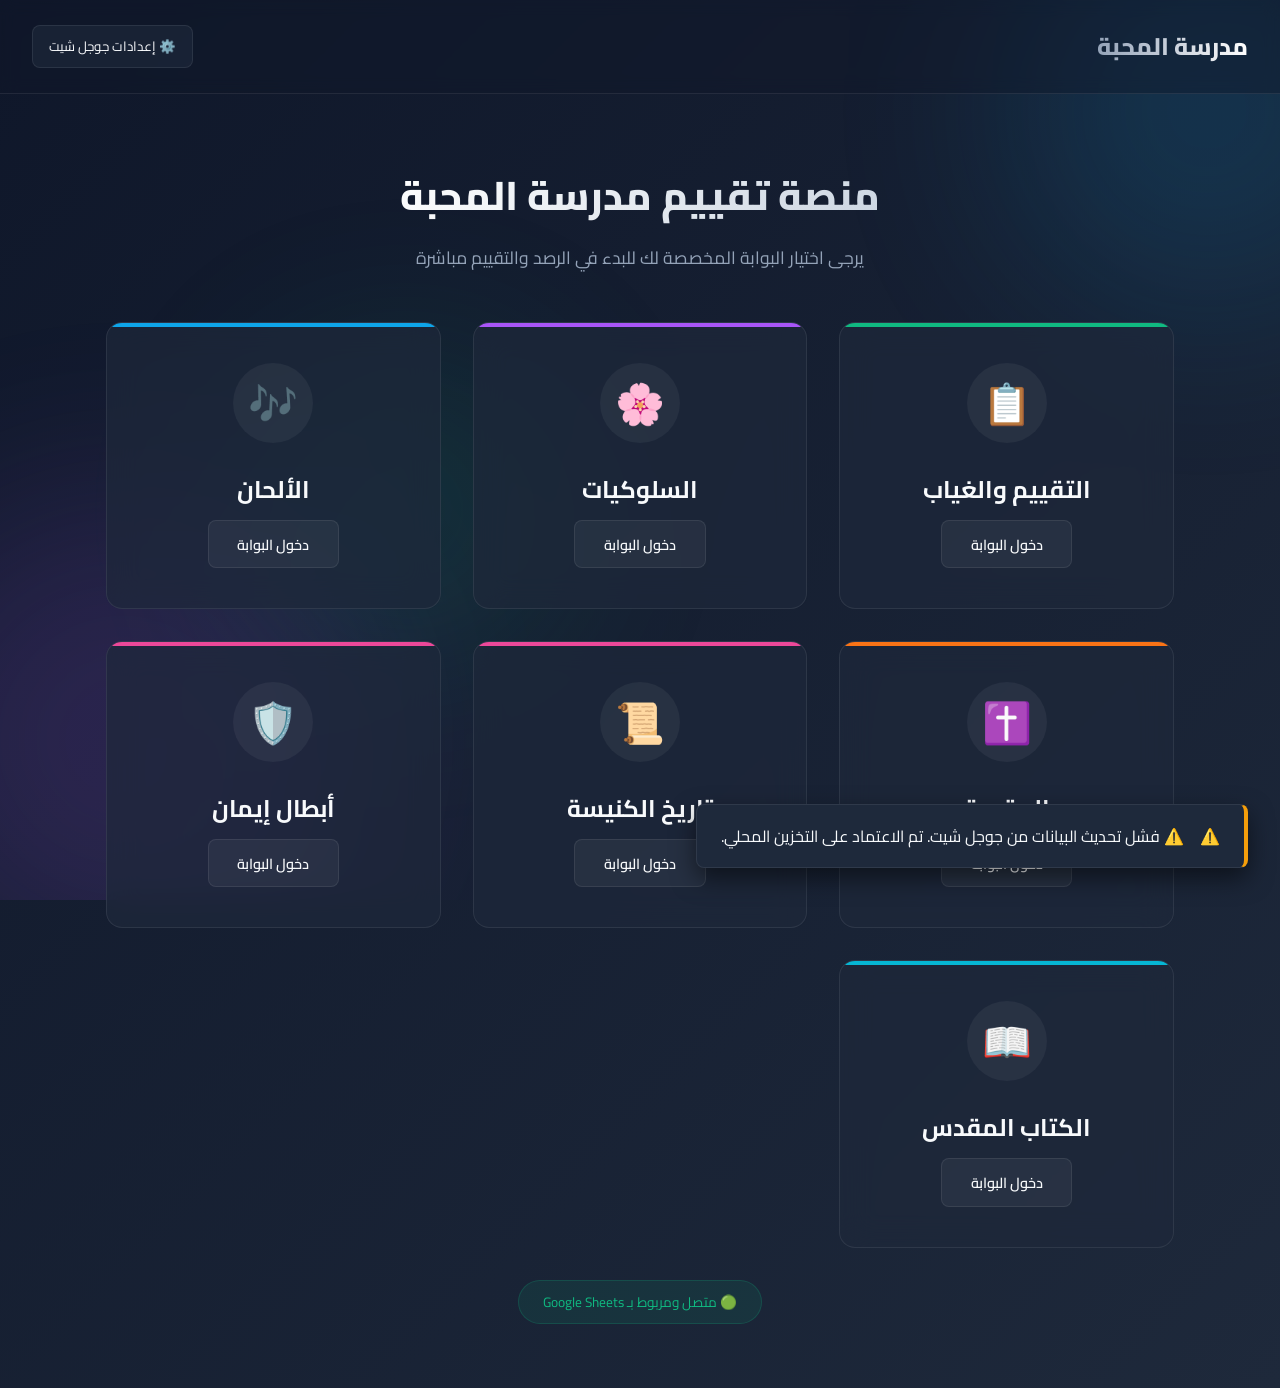
<file: مدرسة المحبة/index.html>
<!DOCTYPE html>
<html lang="ar" dir="rtl">
<head>
  <meta charset="UTF-8">
  <meta name="viewport" content="width=device-width, initial-scale=1.0">
  <title>موقع مدرسة المحبة - نظام التقييم والدرجات</title>
  <link rel="stylesheet" href="styles.css">
</head>
<body>

  <!-- الديكورات الخلفية -->
  <div class="bg-decorations">
    <div class="circle circle-1"></div>
    <div class="circle circle-2"></div>
    <div class="circle circle-3"></div>
  </div>

  <!-- الهيدر العام -->
  <header>
    <div class="school-logo">
      <span>مدرسة المحبة</span>
    </div>
    <button class="settings-btn" id="open-settings-btn" onclick="openSettingsModal()">
      ⚙️ إعدادات جوجل شيت
    </button>
  </header>

  <!-- ==================== شاشة البوابات الرئيسية ==================== -->
  <main class="page active" id="portal-page">
    <div class="portal-container">
      <div class="portal-title">
        <h1>منصة تقييم مدرسة المحبة</h1>
        <p>يرجى اختيار البوابة المخصصة لك للبدء في الرصد والتقييم مباشرة</p>
      </div>

      <div class="portal-cards">
        <!-- كارت التقييم والغياب -->
        <div class="portal-card fawzi" onclick="promptPassword('fawzi', 'بوابة التقييم والغياب والأسماء')">
          <div class="portal-icon">📋</div>
          <h2>التقييم والغياب</h2>
          <button class="enter-btn">دخول البوابة</button>
        </div>

        <!-- كارت السلوكيات -->
        <div class="portal-card eriny" onclick="promptPassword('eriny', 'بوابة السلوكيات')">
          <div class="portal-icon">🌸</div>
          <h2>السلوكيات</h2>
          <button class="enter-btn">دخول البوابة</button>
        </div>

        <!-- كارت الألحان -->
        <div class="portal-card mina" onclick="promptPassword('mina', 'بوابة الألحان')">
          <div class="portal-icon">🎶</div>
          <h2>الألحان</h2>
          <button class="enter-btn">دخول البوابة</button>
        </div>

        <!-- كارت العقيدة -->
        <div class="portal-card fadi" onclick="promptPassword('fadi', 'بوابة العقيدة')">
          <div class="portal-icon">✝️</div>
          <h2>العقيدة</h2>
          <button class="enter-btn">دخول البوابة</button>
        </div>

        <!-- كارت تاريخ الكنيسة -->
        <div class="portal-card mary" onclick="promptPassword('mary_history', 'بوابة تاريخ الكنيسة')">
          <div class="portal-icon">📜</div>
          <h2>تاريخ الكنيسة</h2>
          <button class="enter-btn">دخول البوابة</button>
        </div>

        <!-- كارت أبطال إيمان -->
        <div class="portal-card mary" onclick="promptPassword('mary_heroes', 'بوابة أبطال إيمان')">
          <div class="portal-icon">🛡️</div>
          <h2>أبطال إيمان</h2>
          <button class="enter-btn">دخول البوابة</button>
        </div>

        <!-- كارت الكتاب المقدس -->
        <div class="portal-card sally" onclick="promptPassword('sally', 'بوابة الكتاب المقدس')">
          <div class="portal-icon">📖</div>
          <h2>الكتاب المقدس</h2>
          <button class="enter-btn">دخول البوابة</button>
        </div>
      </div>

      <div class="status-indicator" id="sync-status">
        ⚠️ وضع التشغيل الحالي: التخزين المحلي المؤقت (غير مرتبط بجوجل شيت)
      </div>
    </div>
  </main>

  <!-- ==================== واجهة فوزي (التقييم) ==================== -->
  <main class="page" id="fawzi-page">
    <div class="dashboard-wrapper">
      <div class="dash-header">
        <div class="dash-title">
          <h2>التقييم والغياب</h2>
          <span class="dash-badge fawzi-badge">التقييم العام والأسماء</span>
        </div>
        <button class="back-home-btn" onclick="logout()">خروج ↩</button>
      </div>

      <!-- تابات التنقل الداخلي -->
      <nav class="tab-navigation">
        <button class="tab-btn active" onclick="switchFawziTab('students-team1-tab', this)">إدارة الفريق الأول</button>
        <button class="tab-btn" onclick="switchFawziTab('students-team2-tab', this)">إدارة الفريق الثاني</button>
        <button class="tab-btn" onclick="switchFawziTab('attendance-team1-tab', this)">حضور الفريق الأول</button>
        <button class="tab-btn" onclick="switchFawziTab('attendance-team2-tab', this)">حضور الفريق الثاني</button>
        <button class="tab-btn" onclick="switchFawziTab('bonus-team1-tab', this)">بونص الفريق الأول</button>
        <button class="tab-btn" onclick="switchFawziTab('bonus-team2-tab', this)">بونص الفريق الثاني</button>
        <button class="tab-btn" onclick="switchFawziTab('unspecified-tab', this)">طلاب غير محددين</button>
        <button class="tab-btn" onclick="switchFawziTab('grades-tab', this)">جدول درجات المواد</button>
      </nav>

      <!-- تاب إدارة الفريق الأول -->
      <section class="tab-content active" id="students-team1-tab">
        <div class="guide-box">
          <h4>💡 إرشادات إدارة طلاب الفريق الأول:</h4>
          <p>يمكنك إضافة الطلاب للفريق الأول بشكل مستقل، وتعديل أو حذف أي طالب من القائمة.</p>
        </div>

        <!-- طلاب الفريق الأول -->
        <div class="action-row" style="margin-top: 1.5rem; margin-bottom: 1rem; justify-content: space-between; align-items: center; border-right: 4px solid var(--primary-mina); padding-right: 0.5rem;">
          <h3 style="font-weight: 700; color: var(--primary-mina);">طلاب الفريق الأول</h3>
          <button class="btn-submit-action" onclick="openAddStudentModal('الفريق الأول')" style="background-color: var(--primary-mina); color: var(--text-dark);">
            ➕ إضافة طالب للفريق الأول
          </button>
        </div>
        <div class="input-group" style="margin-bottom: 1rem;">
          <label>بحث بالاسم في الفريق الأول</label>
          <input type="text" class="input-field" id="search-student-team1" placeholder="اكتب اسم الطالب للبحث..." oninput="filterTeamStudents(1)">
        </div>
        <div class="table-container" style="margin-bottom: 2rem;">
          <table>
            <thead>
              <tr>
                <th>اسم الطالب</th>
                <th>الفريق</th>
                <th>الدور في الفريق</th>
                <th>الإجراءات</th>
              </tr>
            </thead>
            <tbody id="students-team1-table-body">
              <!-- طلاب الفريق الأول -->
            </tbody>
          </table>
        </div>
      </section>

      <!-- تاب إدارة الفريق الثاني -->
      <section class="tab-content" id="students-team2-tab">
        <div class="guide-box">
          <h4>💡 إرشادات إدارة طلاب الفريق الثاني:</h4>
          <p>يمكنك إضافة الطلاب للفريق الثاني بشكل مستقل، وتعديل أو حذف أي طالب من القائمة.</p>
        </div>

        <!-- طلاب الفريق الثاني -->
        <div class="action-row" style="margin-top: 2rem; margin-bottom: 1rem; justify-content: space-between; align-items: center; border-right: 4px solid var(--primary-eriny); padding-right: 0.5rem;">
          <h3 style="font-weight: 700; color: var(--primary-eriny);">طلاب الفريق الثاني</h3>
          <button class="btn-submit-action" onclick="openAddStudentModal('الفريق الثاني')" style="background-color: var(--primary-eriny); color: var(--text-dark);">
            ➕ إضافة طالب للفريق الثاني
          </button>
        </div>
        <div class="input-group" style="margin-bottom: 1rem;">
          <label>بحث بالاسم في الفريق الثاني</label>
          <input type="text" class="input-field" id="search-student-team2" placeholder="اكتب اسم الطالب للبحث..." oninput="filterTeamStudents(2)">
        </div>
        <div class="table-container" style="margin-bottom: 2rem;">
          <table>
            <thead>
              <tr>
                <th>اسم الطالب</th>
                <th>الفريق</th>
                <th>الدور في الفريق</th>
                <th>الإجراءات</th>
              </tr>
            </thead>
            <tbody id="students-team2-table-body">
              <!-- طلاب الفريق الثاني -->
            </tbody>
          </table>
        </div>
      </section>

      <!-- حضور وغياب الفريق الأول -->
      <section class="tab-content" id="attendance-team1-tab">
        <div class="guide-box">
          <h4>💡 إرشادات تسجيل حضور الفريق الأول:</h4>
          <p>اختر تاريخ اليوم، والمادة المراد رصد غيابها. بعد ذلك قم برصد حضور طلاب الفريق الأول ثم احفظ السجل.</p>
        </div>

        <div class="form-row" style="max-width: 600px; margin-bottom: 1.5rem;">
          <div class="input-group">
            <label>تاريخ اليوم</label>
            <input type="date" class="input-field" id="attendance-date-team1">
          </div>
          <div class="input-group">
            <label>المادة المراد رصد غيابها</label>
            <select class="input-field" id="attendance-subject-team1">
              <option value="كتاب مقدس">كتاب مقدس</option>
              <option value="تاريخ كنيسة">تاريخ كنيسة</option>
              <option value="ألحان">ألحان</option>
              <option value="أبطال إيمان">أبطال إيمان</option>
              <option value="سلوكيات">سلوكيات</option>
              <option value="عقيدة">عقيدة</option>
            </select>
          </div>
        </div>

        <div class="team-attendance-section" style="background: rgba(15, 23, 42, 0.2); padding: 1.5rem; border-radius: var(--radius-md); border: 1px solid var(--card-border);">
          <h3 class="team-title" style="color: var(--primary-mina); font-weight: 700; border-right: 4px solid var(--primary-mina); padding-right: 0.5rem;">حضور وغياب الفريق الأول</h3>
          <div class="table-container" style="margin-top: 1rem; margin-bottom: 1rem;">
            <table>
              <thead>
                <tr>
                  <th>اسم الطالب</th>
                  <th style="text-align: center; width: 120px;">الحضور الحالي</th>
                  <th style="text-align: center; width: 120px;">البونص الحالي</th>
                  <th>رصد حالة الحضور</th>
                </tr>
              </thead>
              <tbody id="attendance-team1-table-body">
                <!-- طلاب الفريق الأول -->
              </tbody>
            </table>
          </div>
          
          <!-- ملخص إحصائيات الفريق الأول -->
          <div class="team-summary-bar" id="team1-attendance-summary">
            <div>👥 طلاب الفريق الأول: <span id="team1-student-count">0</span></div>
            <div>✅ الحاضرين الآن: <span id="team1-present-count">0</span></div>
            <div>🎁 بونص ممنوح الآن: <span id="team1-bonus-count">0</span></div>
          </div>
          <div class="team-cumulative-summary" id="team1-cumulative-summary">
            <div>📊 إجمالي الحضور التراكمي: <span id="team1-cum-attendance">0</span></div>
            <div>🏆 إجمالي البونص التراكمي: <span id="team1-cum-bonus">0</span></div>
          </div>

          <button class="btn-submit-action" onclick="saveTeamAttendance('الفريق الأول')" style="background-color: var(--primary-mina); color: var(--text-dark); width: 100%; justify-content: center;">
            💾 حفظ حضور وغياب الفريق الأول
          </button>
        </div>
      </section>

      <!-- حضور وغياب الفريق الثاني -->
      <section class="tab-content" id="attendance-team2-tab">
        <div class="guide-box">
          <h4>💡 إرشادات تسجيل حضور الفريق الثاني:</h4>
          <p>اختر تاريخ اليوم، والمادة المراد رصد غيابها. بعد ذلك قم برصد حضور طلاب الفريق الثاني ثم احفظ السجل.</p>
        </div>

        <div class="form-row" style="max-width: 600px; margin-bottom: 1.5rem;">
          <div class="input-group">
            <label>تاريخ اليوم</label>
            <input type="date" class="input-field" id="attendance-date-team2">
          </div>
          <div class="input-group">
            <label>المادة المراد رصد غيابها</label>
            <select class="input-field" id="attendance-subject-team2">
              <option value="كتاب مقدس">كتاب مقدس</option>
              <option value="تاريخ كنيسة">تاريخ كنيسة</option>
              <option value="ألحان">ألحان</option>
              <option value="أبطال إيمان">أبطال إيمان</option>
              <option value="سلوكيات">سلوكيات</option>
              <option value="عقيدة">عقيدة</option>
            </select>
          </div>
        </div>

        <div class="team-attendance-section" style="background: rgba(15, 23, 42, 0.2); padding: 1.5rem; border-radius: var(--radius-md); border: 1px solid var(--card-border);">
          <h3 class="team-title" style="color: var(--primary-eriny); font-weight: 700; border-right: 4px solid var(--primary-eriny); padding-right: 0.5rem;">حضور وغياب الفريق الثاني</h3>
          <div class="table-container" style="margin-top: 1rem; margin-bottom: 1rem;">
            <table>
              <thead>
                <tr>
                  <th>اسم الطالب</th>
                  <th style="text-align: center; width: 120px;">الحضور الحالي</th>
                  <th style="text-align: center; width: 120px;">البونص الحالي</th>
                  <th>رصد حالة الحضور</th>
                </tr>
              </thead>
              <tbody id="attendance-team2-table-body">
                <!-- طلاب الفريق الثاني -->
              </tbody>
            </table>
          </div>
          
          <!-- ملخص إحصائيات الفريق الثاني -->
          <div class="team-summary-bar" id="team2-attendance-summary">
            <div>👥 طلاب الفريق الثاني: <span id="team2-student-count">0</span></div>
            <div>✅ الحاضرين الآن: <span id="team2-present-count">0</span></div>
            <div>🎁 بونص ممنوح الآن: <span id="team2-bonus-count">0</span></div>
          </div>
          <div class="team-cumulative-summary" id="team2-cumulative-summary">
            <div>📊 إجمالي الحضور التراكمي: <span id="team2-cum-attendance">0</span></div>
            <div>🏆 إجمالي البونص التراكمي: <span id="team2-cum-bonus">0</span></div>
          </div>

          <button class="btn-submit-action" onclick="saveTeamAttendance('الفريق الثاني')" style="background-color: var(--primary-eriny); color: var(--text-dark); width: 100%; justify-content: center;">
            💾 حفظ حضور وغياب الفريق الثاني
          </button>
        </div>
      </section>

      <!-- بونص الفريق الأول -->
      <section class="tab-content" id="bonus-team1-tab">
        <div class="guide-box">
          <h4>💡 إرشادات رصد بونص الفريق الأول:</h4>
          <p>اختر تاريخ الرصد، الطالب من الفريق الأول، المادة، ثم حدد نقاط البونص واضغط حفظ.</p>
        </div>

        <div class="bonus-form-panel" style="max-width: 600px; margin: 0 auto; background: rgba(15, 23, 42, 0.2); padding: 2rem; border-radius: var(--radius-md); border: 1px solid var(--card-border);">
          <div class="form-row">
            <div class="input-group">
              <label>تاريخ رصد البونص</label>
              <input type="date" class="input-field" id="bonus-date-team1">
            </div>
            <div class="input-group">
              <label>المادة</label>
              <select class="input-field" id="bonus-subject-team1">
                <option value="كتاب مقدس">كتاب مقدس</option>
                <option value="تاريخ كنيسة">تاريخ كنيسة</option>
                <option value="ألحان">ألحان</option>
                <option value="أبطال إيمان">أبطال إيمان</option>
                <option value="سلوكيات">سلوكيات</option>
                <option value="عقيدة">عقيدة</option>
              </select>
            </div>
          </div>

          <div class="input-group">
            <label>اختر اسم الطالب</label>
            <div class="search-container">
              <input type="text" class="input-field" id="bonus-student-search-team1" placeholder="اضغط لاختيار الاسم أو اكتب للبحث..." oninput="searchStudentForBonusTeam1(this.value)" onfocus="searchStudentForBonusTeam1(this.value)" onclick="searchStudentForBonusTeam1(this.value)">
              <input type="hidden" id="bonus-student-id-team1">
              <div class="search-results" id="bonus-search-results-team1"></div>
            </div>
          </div>

          <div class="input-group">
            <label>نقاط البونص (+/-)</label>
            <div style="display: flex; gap: 0.5rem; align-items: center;">
              <input type="number" class="input-field" id="bonus-points-team1" style="flex: 1;" placeholder="مثال: 5">
              <button class="btn-small btn-edit" style="height: 45px; padding: 0 1rem; font-size: 1rem;" onclick="adjustBonusPoints('team1', 1)">+1</button>
              <button class="btn-small btn-edit" style="height: 45px; padding: 0 1rem; font-size: 1rem;" onclick="adjustBonusPoints('team1', 2)">+2</button>
              <button class="btn-small btn-edit" style="height: 45px; padding: 0 1rem; font-size: 1rem;" onclick="adjustBonusPoints('team1', 5)">+5</button>
              <button class="btn-small btn-delete" style="height: 45px; padding: 0 1rem; font-size: 1rem;" onclick="adjustBonusPoints('team1', -1)">-1</button>
            </div>
          </div>

          <!-- المجموع التراكمي للفريق الأول -->
          <div class="team-cumulative-summary" style="margin-top: 1.5rem; margin-bottom: 0.5rem; justify-content: center; gap: 2rem;">
            <div>📊 حضور الفريق التراكمي: <span id="team1-bonus-tab-cum-attendance">0</span></div>
            <div>🏆 بونص الفريق التراكمي: <span id="team1-bonus-tab-cum-bonus">0</span></div>
          </div>

          <button class="btn-submit-action" onclick="saveTeamBonus('الفريق الأول')" style="background-color: var(--primary-mina); color: var(--text-dark); margin-top: 1.5rem; width: 100%; justify-content: center;">
            🎯 حفظ بونص الفريق الأول
          </button>
        </div>
      </section>

      <!-- بونص الفريق الثاني -->
      <section class="tab-content" id="bonus-team2-tab">
        <div class="guide-box">
          <h4>💡 إرشادات رصد بونص الفريق الثاني:</h4>
          <p>اختر تاريخ الرصد، الطالب من الفريق الثاني، المادة، ثم حدد نقاط البونص واضغط حفظ.</p>
        </div>

        <div class="bonus-form-panel" style="max-width: 600px; margin: 0 auto; background: rgba(15, 23, 42, 0.2); padding: 2rem; border-radius: var(--radius-md); border: 1px solid var(--card-border);">
          <div class="form-row">
            <div class="input-group">
              <label>تاريخ رصد البونص</label>
              <input type="date" class="input-field" id="bonus-date-team2">
            </div>
            <div class="input-group">
              <label>المادة</label>
              <select class="input-field" id="bonus-subject-team2">
                <option value="كتاب مقدس">كتاب مقدس</option>
                <option value="تاريخ كنيسة">تاريخ كنيسة</option>
                <option value="ألحان">ألحان</option>
                <option value="أبطال إيمان">أبطال إيمان</option>
                <option value="سلوكيات">سلوكيات</option>
                <option value="عقيدة">عقيدة</option>
              </select>
            </div>
          </div>

          <div class="input-group">
            <label>اختر اسم الطالب</label>
            <div class="search-container">
              <input type="text" class="input-field" id="bonus-student-search-team2" placeholder="اضغط لاختيار الاسم أو اكتب للبحث..." oninput="searchStudentForBonusTeam2(this.value)" onfocus="searchStudentForBonusTeam2(this.value)" onclick="searchStudentForBonusTeam2(this.value)">
              <input type="hidden" id="bonus-student-id-team2">
              <div class="search-results" id="bonus-search-results-team2"></div>
            </div>
          </div>

          <div class="input-group">
            <label>نقاط البونص (+/-)</label>
            <div style="display: flex; gap: 0.5rem; align-items: center;">
              <input type="number" class="input-field" id="bonus-points-team2" style="flex: 1;" placeholder="مثال: 5">
              <button class="btn-small btn-edit" style="height: 45px; padding: 0 1rem; font-size: 1rem;" onclick="adjustBonusPoints('team2', 1)">+1</button>
              <button class="btn-small btn-edit" style="height: 45px; padding: 0 1rem; font-size: 1rem;" onclick="adjustBonusPoints('team2', 2)">+2</button>
              <button class="btn-small btn-edit" style="height: 45px; padding: 0 1rem; font-size: 1rem;" onclick="adjustBonusPoints('team2', 5)">+5</button>
              <button class="btn-small btn-delete" style="height: 45px; padding: 0 1rem; font-size: 1rem;" onclick="adjustBonusPoints('team2', -1)">-1</button>
            </div>
          </div>

          <!-- المجموع التراكمي للفريق الثاني -->
          <div class="team-cumulative-summary" style="margin-top: 1.5rem; margin-bottom: 0.5rem; justify-content: center; gap: 2rem;">
            <div>📊 حضور الفريق التراكمي: <span id="team2-bonus-tab-cum-attendance">0</span></div>
            <div>🏆 بونص الفريق التراكمي: <span id="team2-bonus-tab-cum-bonus">0</span></div>
          </div>

          <button class="btn-submit-action" onclick="saveTeamBonus('الفريق الثاني')" style="background-color: var(--primary-eriny); color: var(--text-main); margin-top: 1.5rem; width: 100%; justify-content: center;">
            🎯 حفظ بونص الفريق الثاني
          </button>
        </div>
      </section>

      <!-- تاب الطلاب غير المحددين -->
      <section class="tab-content" id="unspecified-tab">
        <div class="guide-box">
          <h4>💡 إرشادات الطلاب غير المحددين:</h4>
          <p>يمكنك هنا إدارة وتعديل حضور وبونص الطلاب الذين لم يتم تعيينهم في الفريق الأول أو الثاني بعد.</p>
        </div>

        <!-- إدارة طلاب غير محددين -->
        <h3 style="font-weight: 700; color: var(--text-muted); margin-bottom: 1rem; border-right: 4px solid var(--text-muted); padding-right: 0.5rem;">إدارة الطلاب غير المحددين</h3>
        <div class="table-container" style="margin-bottom: 2rem;">
          <table>
            <thead>
              <tr>
                <th>اسم الطالب</th>
                <th>الفريق</th>
                <th>الدور في الفريق</th>
                <th>الإجراءات</th>
              </tr>
            </thead>
            <tbody id="students-unspecified-table-body">
              <!-- طلاب غير محدد فريقهم -->
            </tbody>
          </table>
        </div>

        <!-- حضور طلاب غير محددين -->
        <div class="team-attendance-section" style="margin-bottom: 2rem; background: rgba(15, 23, 42, 0.2); padding: 1.5rem; border-radius: var(--radius-md); border: 1px solid var(--card-border);">
          <h3 class="team-title" style="color: var(--text-muted); font-weight: 700; border-right: 4px solid var(--text-muted); padding-right: 0.5rem; margin-bottom: 1rem;">حضور وغياب غير محدد</h3>
          <div class="form-row" style="max-width: 600px; margin-bottom: 1.5rem;">
            <div class="input-group">
              <label>تاريخ اليوم</label>
              <input type="date" class="input-field" id="attendance-date-unspecified">
            </div>
            <div class="input-group">
              <label>المادة</label>
              <select class="input-field" id="attendance-subject-unspecified">
                <option value="كتاب مقدس">كتاب مقدس</option>
                <option value="تاريخ كنيسة">تاريخ كنيسة</option>
                <option value="ألحان">ألحان</option>
                <option value="أبطال إيمان">أبطال إيمان</option>
                <option value="سلوكيات">سلوكيات</option>
                <option value="عقيدة">عقيدة</option>
              </select>
            </div>
          </div>
          <div class="table-container" style="margin-bottom: 1rem;">
            <table>
              <thead>
                <tr>
                  <th>اسم الطالب</th>
                  <th style="text-align: center; width: 120px;">الحضور الحالي</th>
                  <th style="text-align: center; width: 120px;">البونص الحالي</th>
                  <th>رصد حالة الحضور</th>
                </tr>
              </thead>
              <tbody id="attendance-unspecified-table-body">
                <!-- طلاب غير محدد فريقهم -->
              </tbody>
            </table>
          </div>
          
          <!-- ملخص إحصائيات غير محدد -->
          <div class="team-summary-bar" id="unspecified-attendance-summary">
            <div>👥 طلاب غير محددين: <span id="unspecified-student-count">0</span></div>
            <div>✅ الحاضرين الآن: <span id="unspecified-present-count">0</span></div>
            <div>🎁 بونص ممنوح الآن: <span id="unspecified-bonus-count">0</span></div>
          </div>
          <div class="team-cumulative-summary" id="unspecified-cumulative-summary">
            <div>📊 إجمالي الحضور التراكمي: <span id="unspecified-cum-attendance">0</span></div>
            <div>🏆 إجمالي البونص التراكمي: <span id="unspecified-cum-bonus">0</span></div>
          </div>

          <button class="btn-submit-action" onclick="saveTeamAttendance('غير محدد')" style="background-color: var(--text-muted); color: var(--text-dark); width: 100%; justify-content: center;">
            💾 حفظ حضور الطلاب غير المحددين
          </button>
        </div>

        <!-- بونص طلاب غير محددين -->
        <div class="team-bonus-section" style="background: rgba(15, 23, 42, 0.2); padding: 1.5rem; border-radius: var(--radius-md); border: 1px solid var(--card-border);">
          <h3 class="team-title" style="color: var(--text-muted); font-weight: 700; border-right: 4px solid var(--text-muted); padding-right: 0.5rem; margin-bottom: 1rem;">بونص الطلاب غير المحددين</h3>
          <div class="bonus-form-panel" style="max-width: 600px; margin: 0 auto;">
            <div class="form-row">
              <div class="input-group">
                <label>تاريخ رصد البونص</label>
                <input type="date" class="input-field" id="bonus-date-unspecified">
              </div>
              <div class="input-group">
                <label>المادة</label>
                <select class="input-field" id="bonus-subject-unspecified">
                  <option value="كتاب مقدس">كتاب مقدس</option>
                  <option value="تاريخ كنيسة">تاريخ كنيسة</option>
                  <option value="ألحان">ألحان</option>
                  <option value="أبطال إيمان">أبطال إيمان</option>
                  <option value="سلوكيات">سلوكيات</option>
                  <option value="عقيدة">عقيدة</option>
                </select>
              </div>
            </div>
            <div class="input-group">
              <label>اختر اسم الطالب</label>
              <div class="search-container">
                <input type="text" class="input-field" id="bonus-student-search-unspecified" placeholder="اضغط لاختيار الاسم أو اكتب للبحث..." oninput="searchStudentForBonusUnspecified(this.value)" onfocus="searchStudentForBonusUnspecified(this.value)" onclick="searchStudentForBonusUnspecified(this.value)">
                <input type="hidden" id="bonus-student-id-unspecified">
                <div class="search-results" id="bonus-search-results-unspecified"></div>
              </div>
            </div>
            <div class="input-group">
              <label>نقاط البونص (+/-)</label>
              <div style="display: flex; gap: 0.5rem; align-items: center;">
                <input type="number" class="input-field" id="bonus-points-unspecified" style="flex: 1;" placeholder="مثال: 5">
                <button class="btn-small btn-edit" style="height: 45px; padding: 0 1rem; font-size: 1rem;" onclick="adjustBonusPoints('unspecified', 1)">+1</button>
                <button class="btn-small btn-edit" style="height: 45px; padding: 0 1rem; font-size: 1rem;" onclick="adjustBonusPoints('unspecified', 2)">+2</button>
                <button class="btn-small btn-edit" style="height: 45px; padding: 0 1rem; font-size: 1rem;" onclick="adjustBonusPoints('unspecified', 5)">+5</button>
                <button class="btn-small btn-delete" style="height: 45px; padding: 0 1rem; font-size: 1rem;" onclick="adjustBonusPoints('unspecified', -1)">-1</button>
              </div>
            </div>
            <!-- المجموع التراكمي للطلاب غير المحددين -->
            <div class="team-cumulative-summary" style="margin-top: 1.5rem; margin-bottom: 0.5rem; justify-content: center; gap: 2rem;">
              <div>📊 حضور الفريق التراكمي: <span id="unspecified-bonus-tab-cum-attendance">0</span></div>
              <div>🏆 بونص الفريق التراكمي: <span id="unspecified-bonus-tab-cum-bonus">0</span></div>
            </div>

            <button class="btn-submit-action" onclick="saveTeamBonus('غير محدد')" style="background-color: var(--text-muted); color: var(--text-dark); margin-top: 1.5rem; width: 100%; justify-content: center;">
              🎯 حفظ بونص غير محدد
            </button>
          </div>
        </div>
      </section>

      <!-- تاب جدول درجات المواد -->
      <section class="tab-content" id="grades-tab">
        <div class="guide-box">
          <h4>💡 إرشادات جدول الدرجات:</h4>
          <p>يعرض هذا الجدول الدرجات الحالية لجميع الطلاب في المواد الستة والمجموع الكلي المسترجع من شيت جوجل. يمكنك البحث وتصفية الجدول بالاسم أو الفريق.</p>
        </div>

        <div class="form-row">
          <div class="input-group">
            <label>بحث بالاسم في جدول الدرجات</label>
            <input type="text" class="input-field" id="search-grade-input" placeholder="اكتب اسم الطالب للبحث..." oninput="filterGradesTable()">
          </div>
          <div class="input-group">
            <label>تصفية بالفريق في جدول الدرجات</label>
            <select class="input-field" id="filter-grade-team-select" onchange="filterGradesTable()">
              <option value="all">جميع الفرق</option>
              <option value="الفريق الأول">الفريق الأول</option>
              <option value="الفريق الثاني">الفريق الثاني</option>
              <option value="غير محدد">غير محدد</option>
            </select>
          </div>
        </div>

        <div class="table-container">
          <table>
            <thead>
              <tr>
                <th>اسم الطالب</th>
                <th>الفريق</th>
                <th>السلوكيات</th>
                <th>الألحان</th>
                <th>العقيدة</th>
                <th>تاريخ كنيسة</th>
                <th>كتاب مقدس</th>
                <th>أبطال إيمان</th>
                <th style="font-weight: 800; color: var(--accent-gold);">المجموع</th>
              </tr>
            </thead>
            <tbody id="grades-table-body">
              <!-- يتم جلب الدرجات ديناميكياً -->
            </tbody>
          </table>
        </div>
      </section>
    </div>
  </main>

  <!-- ==================== واجهة إيريني (السلوكيات) ==================== -->
  <main class="page eriny-theme" id="eriny-page">
    <div class="dashboard-wrapper">
      <div class="dash-header">
        <div class="dash-title">
          <h2>السلوكيات</h2>
          <span class="dash-badge eriny-badge">رصد درجات السلوك</span>
        </div>
        <button class="back-home-btn" onclick="logout()">خروج ↩</button>
      </div>

      <div class="guide-box">
        <h4>💡 إرشادات تقييم السلوك:</h4>
        <p>ابحث عن اسم الطالب، ثم اختر إحدى الدرجات المحددة (4، 6، 8، 10) لحفظ تقييم سلوكه اليومي.</p>
      </div>

      <div class="student-selection-panel">
        <div style="background: rgba(15, 23, 42, 0.2); padding: 1.5rem; border-radius: var(--radius-md); border: 1px solid var(--card-border); display: flex; flex-direction: column; gap: 1rem;">
          <div class="input-group">
            <label>تاريخ التقييم</label>
            <input type="date" class="input-field" id="eriny-date">
          </div>
          <div class="input-group">
            <label>اختر الفريق</label>
            <select class="input-field" id="eriny-team-select" onchange="resetMaterialInterface('eriny')">
              <option value="all">كل الفرق</option>
              <option value="الفريق الأول">الفريق الأول</option>
              <option value="الفريق الثاني">الفريق الثاني</option>
              <option value="غير محدد">غير محدد</option>
            </select>
          </div>
          <div class="input-group" id="eriny-search-group">
            <label>اختر اسم الطالب</label>
            <div class="search-container">
              <input type="text" class="input-field" id="eriny-student-search" placeholder="اضغط لاختيار الاسم أو اكتب للبحث..." oninput="searchStudentForEriny(this.value)" onfocus="searchStudentForEriny(this.value)" onclick="searchStudentForEriny(this.value)">
              <input type="hidden" id="eriny-student-id">
              <div class="search-results" id="eriny-search-results"></div>
            </div>
          </div>
          <div class="input-group-checkbox" style="display: flex; align-items: center; gap: 0.5rem; margin-top: -0.5rem;">
            <input type="checkbox" id="eriny-name-not-found" onchange="toggleManualName('eriny')" style="width: 16px; height: 16px; cursor: pointer;">
            <label for="eriny-name-not-found" style="cursor: pointer; font-size: 0.9rem; font-weight: 600; color: var(--text-muted);">الاسم غير موجود بالقائمة؟</label>
          </div>
          <div class="input-group" id="eriny-manual-name-group" style="display: none;">
            <label>اكتب اسم الطالب الجديد</label>
            <input type="text" class="input-field" id="eriny-manual-name" placeholder="اكتب الاسم رباعي...">
          </div>
        </div>

        <div class="score-selector">
          <label style="font-weight: 700; font-size: 1.1rem; margin-bottom: 1rem;">حدد درجة السلوك للطالب</label>
          <div class="score-buttons" style="grid-template-columns: repeat(auto-fit, minmax(60px, 1fr)); gap: 0.5rem; width: 100%; max-width: 100%;">
            <button class="score-btn" onclick="selectScore('eriny', 0)">0</button>
            <button class="score-btn" onclick="selectScore('eriny', 1)">1</button>
            <button class="score-btn" onclick="selectScore('eriny', 2)">2</button>
            <button class="score-btn" onclick="selectScore('eriny', 3)">3</button>
            <button class="score-btn" onclick="selectScore('eriny', 4)">4</button>
            <button class="score-btn" onclick="selectScore('eriny', 5)">5</button>
            <button class="score-btn" onclick="selectScore('eriny', 6)">6</button>
            <button class="score-btn" onclick="selectScore('eriny', 7)">7</button>
            <button class="score-btn" onclick="selectScore('eriny', 8)">8</button>
            <button class="score-btn" onclick="selectScore('eriny', 9)">9</button>
            <button class="score-btn" onclick="selectScore('eriny', 10)">10</button>
          </div>
          <input type="hidden" id="eriny-score-value">
          <div class="score-preview" id="eriny-score-preview">
            الدرجة المحددة: <span>-</span>
          </div>
          <button class="btn-submit-action" onclick="saveBehaviorScore()" style="margin-top: 1.5rem; width: 100%; justify-content: center;">
            🌸 رصد السلوك وحفظ في الشيت
          </button>
        </div>
      </div>
    </div>
  </main>

  <!-- ==================== واجهة مينا (الألحان) ==================== -->
  <main class="page mina-theme" id="mina-page">
    <div class="dashboard-wrapper">
      <div class="dash-header">
        <div class="dash-title">
          <h2>الألحان</h2>
          <span class="dash-badge mina-badge">رصد درجات الألحان</span>
        </div>
        <button class="back-home-btn" onclick="logout()">خروج ↩</button>
      </div>

      <div class="guide-box">
        <h4>💡 إرشادات تقييم الألحان:</h4>
        <p>ابحث عن اسم الطالب ورصد درجة حفظه للألحان والتراتيل (4، 6، 8، 10) لتسجيلها سحابياً.</p>
      </div>

      <div class="student-selection-panel">
        <div style="background: rgba(15, 23, 42, 0.2); padding: 1.5rem; border-radius: var(--radius-md); border: 1px solid var(--card-border); display: flex; flex-direction: column; gap: 1rem;">
          <div class="input-group">
            <label>تاريخ التقييم</label>
            <input type="date" class="input-field" id="mina-date">
          </div>
          <div class="input-group">
            <label>اختر الفريق</label>
            <select class="input-field" id="mina-team-select" onchange="resetMaterialInterface('mina')">
              <option value="all">كل الفرق</option>
              <option value="الفريق الأول">الفريق الأول</option>
              <option value="الفريق الثاني">الفريق الثاني</option>
              <option value="غير محدد">غير محدد</option>
            </select>
          </div>
          <div class="input-group" id="mina-search-group">
            <label>اختر اسم الطالب</label>
            <div class="search-container">
              <input type="text" class="input-field" id="mina-student-search" placeholder="اضغط لاختيار الاسم أو اكتب للبحث..." oninput="searchStudentForMina(this.value)" onfocus="searchStudentForMina(this.value)" onclick="searchStudentForMina(this.value)">
              <input type="hidden" id="mina-student-id">
              <div class="search-results" id="mina-search-results"></div>
            </div>
          </div>
          <div class="input-group-checkbox" style="display: flex; align-items: center; gap: 0.5rem; margin-top: -0.5rem;">
            <input type="checkbox" id="mina-name-not-found" onchange="toggleManualName('mina')" style="width: 16px; height: 16px; cursor: pointer;">
            <label for="mina-name-not-found" style="cursor: pointer; font-size: 0.9rem; font-weight: 600; color: var(--text-muted);">الاسم غير موجود بالقائمة؟</label>
          </div>
          <div class="input-group" id="mina-manual-name-group" style="display: none;">
            <label>اكتب اسم الطالب الجديد</label>
            <input type="text" class="input-field" id="mina-manual-name" placeholder="اكتب الاسم رباعي...">
          </div>
        </div>

        <div class="score-selector">
          <label style="font-weight: 700; font-size: 1.1rem; margin-bottom: 1rem;">حدد درجة التقييم في الألحان</label>
          <div class="score-buttons" style="grid-template-columns: repeat(auto-fit, minmax(60px, 1fr)); gap: 0.5rem; width: 100%; max-width: 100%;">
            <button class="score-btn" onclick="selectScore('mina', 0)">0</button>
            <button class="score-btn" onclick="selectScore('mina', 1)">1</button>
            <button class="score-btn" onclick="selectScore('mina', 2)">2</button>
            <button class="score-btn" onclick="selectScore('mina', 3)">3</button>
            <button class="score-btn" onclick="selectScore('mina', 4)">4</button>
            <button class="score-btn" onclick="selectScore('mina', 5)">5</button>
            <button class="score-btn" onclick="selectScore('mina', 6)">6</button>
            <button class="score-btn" onclick="selectScore('mina', 7)">7</button>
            <button class="score-btn" onclick="selectScore('mina', 8)">8</button>
            <button class="score-btn" onclick="selectScore('mina', 9)">9</button>
            <button class="score-btn" onclick="selectScore('mina', 10)">10</button>
          </div>
          <input type="hidden" id="mina-score-value">
          <div class="score-preview" id="mina-score-preview">
            الدرجة المحددة: <span>-</span>
          </div>
          <button class="btn-submit-action" onclick="saveHymnsScore()" style="margin-top: 1.5rem; width: 100%; justify-content: center;">
            🎶 رصد الألحان وحفظ في الشيت
          </button>
        </div>
      </div>
    </div>
  </main>

  <!-- ==================== واجهة فادي (العقيدة) ==================== -->
  <main class="page fadi-theme" id="fadi-page">
    <div class="dashboard-wrapper">
      <div class="dash-header">
        <div class="dash-title">
          <h2>العقيدة</h2>
          <span class="dash-badge fadi-badge">رصد درجات العقيدة</span>
        </div>
        <button class="back-home-btn" onclick="logout()">خروج ↩</button>
      </div>

      <div class="guide-box">
        <h4>💡 إرشادات تقييم العقيدة:</h4>
        <p>ابحث عن اسم الطالب، ثم حدد درجة العقيدة المناسبة له اليوم (4، 6، 8، 10) لتسجيلها في شيت جوجل.</p>
      </div>

      <div class="student-selection-panel">
        <div style="background: rgba(15, 23, 42, 0.2); padding: 1.5rem; border-radius: var(--radius-md); border: 1px solid var(--card-border); display: flex; flex-direction: column; gap: 1rem;">
          <div class="input-group">
            <label>تاريخ التقييم</label>
            <input type="date" class="input-field" id="fadi-date">
          </div>
          <div class="input-group">
            <label>اختر الفريق</label>
            <select class="input-field" id="fadi-team-select" onchange="resetMaterialInterface('fadi')">
              <option value="all">كل الفرق</option>
              <option value="الفريق الأول">الفريق الأول</option>
              <option value="الفريق الثاني">الفريق الثاني</option>
              <option value="غير محدد">غير محدد</option>
            </select>
          </div>
          <div class="input-group" id="fadi-search-group">
            <label>اختر اسم الطالب</label>
            <div class="search-container">
              <input type="text" class="input-field" id="fadi-student-search" placeholder="اضغط لاختيار الاسم أو اكتب للبحث..." oninput="searchStudentForFadi(this.value)" onfocus="searchStudentForFadi(this.value)" onclick="searchStudentForFadi(this.value)">
              <input type="hidden" id="fadi-student-id">
              <div class="search-results" id="fadi-search-results"></div>
            </div>
          </div>
          <div class="input-group-checkbox" style="display: flex; align-items: center; gap: 0.5rem; margin-top: -0.5rem;">
            <input type="checkbox" id="fadi-name-not-found" onchange="toggleManualName('fadi')" style="width: 16px; height: 16px; cursor: pointer;">
            <label for="fadi-name-not-found" style="cursor: pointer; font-size: 0.9rem; font-weight: 600; color: var(--text-muted);">الاسم غير موجود بالقائمة؟</label>
          </div>
          <div class="input-group" id="fadi-manual-name-group" style="display: none;">
            <label>اكتب اسم الطالب الجديد</label>
            <input type="text" class="input-field" id="fadi-manual-name" placeholder="اكتب الاسم رباعي...">
          </div>
        </div>

        <div class="score-selector">
          <label style="font-weight: 700; font-size: 1.1rem; margin-bottom: 1rem;">حدد درجة العقيدة للطالب</label>
          <div class="score-buttons" style="grid-template-columns: repeat(auto-fit, minmax(60px, 1fr)); gap: 0.5rem; width: 100%; max-width: 100%;">
            <button class="score-btn" onclick="selectScore('fadi', 0)">0</button>
            <button class="score-btn" onclick="selectScore('fadi', 1)">1</button>
            <button class="score-btn" onclick="selectScore('fadi', 2)">2</button>
            <button class="score-btn" onclick="selectScore('fadi', 3)">3</button>
            <button class="score-btn" onclick="selectScore('fadi', 4)">4</button>
            <button class="score-btn" onclick="selectScore('fadi', 5)">5</button>
            <button class="score-btn" onclick="selectScore('fadi', 6)">6</button>
            <button class="score-btn" onclick="selectScore('fadi', 7)">7</button>
            <button class="score-btn" onclick="selectScore('fadi', 8)">8</button>
            <button class="score-btn" onclick="selectScore('fadi', 9)">9</button>
            <button class="score-btn" onclick="selectScore('fadi', 10)">10</button>
          </div>
          <input type="hidden" id="fadi-score-value">
          <div class="score-preview" id="fadi-score-preview">
            الدرجة المحددة: <span>-</span>
          </div>
          <button class="btn-submit-action" onclick="saveCreedScore()" style="margin-top: 1.5rem; width: 100%; justify-content: center;">
            ✝️ رصد العقيدة وحفظ في الشيت
          </button>
        </div>
      </div>
    </div>
  </main>

  <!-- ==================== واجهة تاريخ الكنيسة ==================== -->
  <main class="page mary-theme mary-history-theme" id="mary-history-page">
    <div class="dashboard-wrapper">
      <div class="dash-header">
        <div class="dash-title">
          <h2>تاريخ الكنيسة</h2>
          <span class="dash-badge mary-badge">رصد درجات تاريخ الكنيسة</span>
        </div>
        <button class="back-home-btn" onclick="logout()">خروج ↩</button>
      </div>

      <div class="guide-box">
        <h4>💡 إرشادات تقييم تاريخ الكنيسة:</h4>
        <p>ابحث عن الطالب وحدد درجة تاريخ الكنيسة المناسبة له اليوم (4، 6، 8، 10) لتسجيلها في شيت جوجل.</p>
      </div>

      <div class="student-selection-panel">
        <div style="background: rgba(15, 23, 42, 0.2); padding: 1.5rem; border-radius: var(--radius-md); border: 1px solid var(--card-border); display: flex; flex-direction: column; gap: 1rem;">
          <div class="input-group">
            <label>تاريخ التقييم</label>
            <input type="date" class="input-field" id="mary-history-date">
          </div>
          <div class="input-group">
            <label>اختر الفريق</label>
            <select class="input-field" id="mary-history-team-select" onchange="resetMaterialInterface('mary-history')">
              <option value="all">كل الفرق</option>
              <option value="الفريق الأول">الفريق الأول</option>
              <option value="الفريق الثاني">الفريق الثاني</option>
              <option value="غير محدد">غير محدد</option>
            </select>
          </div>
          <div class="input-group" id="mary-history-search-group">
            <label>اختر اسم الطالب</label>
            <div class="search-container">
              <input type="text" class="input-field" id="mary-history-student-search" placeholder="اضغط لاختيار الاسم أو اكتب للبحث..." oninput="searchStudentForMaryHistory(this.value)" onfocus="searchStudentForMaryHistory(this.value)" onclick="searchStudentForMaryHistory(this.value)">
              <input type="hidden" id="mary-history-student-id">
              <div class="search-results" id="mary-history-search-results"></div>
            </div>
          </div>
          <div class="input-group-checkbox" style="display: flex; align-items: center; gap: 0.5rem; margin-top: -0.5rem;">
            <input type="checkbox" id="mary-history-name-not-found" onchange="toggleManualName('mary-history')" style="width: 16px; height: 16px; cursor: pointer;">
            <label for="mary-history-name-not-found" style="cursor: pointer; font-size: 0.9rem; font-weight: 600; color: var(--text-muted);">الاسم غير موجود بالقائمة؟</label>
          </div>
          <div class="input-group" id="mary-history-manual-name-group" style="display: none;">
            <label>اكتب اسم الطالب الجديد</label>
            <input type="text" class="input-field" id="mary-history-manual-name" placeholder="اكتب الاسم رباعي...">
          </div>
        </div>

        <div class="score-selector">
          <label style="font-weight: 700; font-size: 1.1rem; margin-bottom: 1rem;">حدد درجة تاريخ الكنيسة</label>
          <div class="score-buttons" style="grid-template-columns: repeat(auto-fit, minmax(60px, 1fr)); gap: 0.5rem; width: 100%; max-width: 100%;">
            <button class="score-btn" onclick="selectScore('mary-history', 0)">0</button>
            <button class="score-btn" onclick="selectScore('mary-history', 1)">1</button>
            <button class="score-btn" onclick="selectScore('mary-history', 2)">2</button>
            <button class="score-btn" onclick="selectScore('mary-history', 3)">3</button>
            <button class="score-btn" onclick="selectScore('mary-history', 4)">4</button>
            <button class="score-btn" onclick="selectScore('mary-history', 5)">5</button>
            <button class="score-btn" onclick="selectScore('mary-history', 6)">6</button>
            <button class="score-btn" onclick="selectScore('mary-history', 7)">7</button>
            <button class="score-btn" onclick="selectScore('mary-history', 8)">8</button>
            <button class="score-btn" onclick="selectScore('mary-history', 9)">9</button>
            <button class="score-btn" onclick="selectScore('mary-history', 10)">10</button>
          </div>
          <input type="hidden" id="mary-history-score-value">
          <div class="score-preview" id="mary-history-score-preview">
            الدرجة المحددة: <span>-</span>
          </div>
          <button class="btn-submit-action" onclick="saveHistoryScore()" style="margin-top: 1.5rem; width: 100%; justify-content: center;">
            📜 رصد تاريخ الكنيسة وحفظ في الشيت
          </button>
        </div>
      </div>
    </div>
  </main>

  <!-- ==================== واجهة أبطال إيمان ==================== -->
  <main class="page mary-theme mary-heroes-theme" id="mary-heroes-page">
    <div class="dashboard-wrapper">
      <div class="dash-header">
        <div class="dash-title">
          <h2>أبطال إيمان</h2>
          <span class="dash-badge mary-badge">رصد درجات أبطال إيمان</span>
        </div>
        <button class="back-home-btn" onclick="logout()">خروج ↩</button>
      </div>

      <div class="guide-box">
        <h4>💡 إرشادات تقييم أبطال إيمان:</h4>
        <p>ابحث عن الطالب وحدد درجة أبطال إيمان المناسبة له اليوم (4، 6، 8، 10) لتسجيلها في شيت جوجل.</p>
      </div>

      <div class="student-selection-panel">
        <div style="background: rgba(15, 23, 42, 0.2); padding: 1.5rem; border-radius: var(--radius-md); border: 1px solid var(--card-border); display: flex; flex-direction: column; gap: 1rem;">
          <div class="input-group">
            <label>تاريخ التقييم</label>
            <input type="date" class="input-field" id="mary-heroes-date">
          </div>
          <div class="input-group">
            <label>اختر الفريق</label>
            <select class="input-field" id="mary-heroes-team-select" onchange="resetMaterialInterface('mary-heroes')">
              <option value="all">كل الفرق</option>
              <option value="الفريق الأول">الفريق الأول</option>
              <option value="الفريق الثاني">الفريق الثاني</option>
              <option value="غير محدد">غير محدد</option>
            </select>
          </div>
          <div class="input-group" id="mary-heroes-search-group">
            <label>اختر اسم الطالب</label>
            <div class="search-container">
              <input type="text" class="input-field" id="mary-heroes-student-search" placeholder="اضغط لاختيار الاسم أو اكتب للبحث..." oninput="searchStudentForMaryHeroes(this.value)" onfocus="searchStudentForMaryHeroes(this.value)" onclick="searchStudentForMaryHeroes(this.value)">
              <input type="hidden" id="mary-heroes-student-id">
              <div class="search-results" id="mary-heroes-search-results"></div>
            </div>
          </div>
          <div class="input-group-checkbox" style="display: flex; align-items: center; gap: 0.5rem; margin-top: -0.5rem;">
            <input type="checkbox" id="mary-heroes-name-not-found" onchange="toggleManualName('mary-heroes')" style="width: 16px; height: 16px; cursor: pointer;">
            <label for="mary-heroes-name-not-found" style="cursor: pointer; font-size: 0.9rem; font-weight: 600; color: var(--text-muted);">الاسم غير موجود بالقائمة؟</label>
          </div>
          <div class="input-group" id="mary-heroes-manual-name-group" style="display: none;">
            <label>اكتب اسم الطالب الجديد</label>
            <input type="text" class="input-field" id="mary-heroes-manual-name" placeholder="اكتب الاسم رباعي...">
          </div>
        </div>

        <div class="score-selector">
          <label style="font-weight: 700; font-size: 1.1rem; margin-bottom: 1rem;">حدد درجة أبطال إيمان</label>
          <div class="score-buttons" style="grid-template-columns: repeat(auto-fit, minmax(60px, 1fr)); gap: 0.5rem; width: 100%; max-width: 100%;">
            <button class="score-btn" onclick="selectScore('mary-heroes', 0)">0</button>
            <button class="score-btn" onclick="selectScore('mary-heroes', 1)">1</button>
            <button class="score-btn" onclick="selectScore('mary-heroes', 2)">2</button>
            <button class="score-btn" onclick="selectScore('mary-heroes', 3)">3</button>
            <button class="score-btn" onclick="selectScore('mary-heroes', 4)">4</button>
            <button class="score-btn" onclick="selectScore('mary-heroes', 5)">5</button>
            <button class="score-btn" onclick="selectScore('mary-heroes', 6)">6</button>
            <button class="score-btn" onclick="selectScore('mary-heroes', 7)">7</button>
            <button class="score-btn" onclick="selectScore('mary-heroes', 8)">8</button>
            <button class="score-btn" onclick="selectScore('mary-heroes', 9)">9</button>
            <button class="score-btn" onclick="selectScore('mary-heroes', 10)">10</button>
          </div>
          <input type="hidden" id="mary-heroes-score-value">
          <div class="score-preview" id="mary-heroes-score-preview">
            الدرجة المحددة: <span>-</span>
          </div>
          <button class="btn-submit-action" onclick="saveHeroesScore()" style="margin-top: 1.5rem; width: 100%; justify-content: center;">
            🛡️ رصد أبطال إيمان وحفظ في الشيت
          </button>
        </div>
      </div>
    </div>
  </main>

  <!-- ==================== واجهة سالي (الكتاب المقدس) ==================== -->
  <main class="page sally-theme" id="sally-page">
    <div class="dashboard-wrapper">
      <div class="dash-header">
        <div class="dash-title">
          <h2>الكتاب المقدس</h2>
          <span class="dash-badge sally-badge">رصد درجات الكتاب المقدس</span>
        </div>
        <button class="back-home-btn" onclick="logout()">خروج ↩</button>
      </div>

      <div class="guide-box">
        <h4>💡 إرشادات تقييم الكتاب المقدس:</h4>
        <p>ابحث عن اسم الطالب وحدد درجة تقييمه في دراسة وحفظ الكتاب المقدس اليوم (4، 6، 8، 10).</p>
      </div>

      <div class="student-selection-panel">
        <div style="background: rgba(15, 23, 42, 0.2); padding: 1.5rem; border-radius: var(--radius-md); border: 1px solid var(--card-border); display: flex; flex-direction: column; gap: 1rem;">
          <div class="input-group">
            <label>تاريخ التقييم</label>
            <input type="date" class="input-field" id="sally-date">
          </div>
          <div class="input-group">
            <label>اختر الفريق</label>
            <select class="input-field" id="sally-team-select" onchange="resetMaterialInterface('sally')">
              <option value="all">كل الفرق</option>
              <option value="الفريق الأول">الفريق الأول</option>
              <option value="الفريق الثاني">الفريق الثاني</option>
              <option value="غير محدد">غير محدد</option>
            </select>
          </div>
          <div class="input-group" id="sally-search-group">
            <label>اختر اسم الطالب</label>
            <div class="search-container">
              <input type="text" class="input-field" id="sally-student-search" placeholder="اضغط لاختيار الاسم أو اكتب للبحث..." oninput="searchStudentForSally(this.value)" onfocus="searchStudentForSally(this.value)" onclick="searchStudentForSally(this.value)">
              <input type="hidden" id="sally-student-id">
              <div class="search-results" id="sally-search-results"></div>
            </div>
          </div>
          <div class="input-group-checkbox" style="display: flex; align-items: center; gap: 0.5rem; margin-top: -0.5rem;">
            <input type="checkbox" id="sally-name-not-found" onchange="toggleManualName('sally')" style="width: 16px; height: 16px; cursor: pointer;">
            <label for="sally-name-not-found" style="cursor: pointer; font-size: 0.9rem; font-weight: 600; color: var(--text-muted);">الاسم غير موجود بالقائمة؟</label>
          </div>
          <div class="input-group" id="sally-manual-name-group" style="display: none;">
            <label>اكتب اسم الطالب الجديد</label>
            <input type="text" class="input-field" id="sally-manual-name" placeholder="اكتب الاسم رباعي...">
          </div>
        </div>

        <div class="score-selector">
          <label style="font-weight: 700; font-size: 1.1rem; margin-bottom: 1rem;">حدد درجة الكتاب المقدس للطالب</label>
          <div class="score-buttons" style="grid-template-columns: repeat(auto-fit, minmax(60px, 1fr)); gap: 0.5rem; width: 100%; max-width: 100%;">
            <button class="score-btn" onclick="selectScore('sally', 0)">0</button>
            <button class="score-btn" onclick="selectScore('sally', 1)">1</button>
            <button class="score-btn" onclick="selectScore('sally', 2)">2</button>
            <button class="score-btn" onclick="selectScore('sally', 3)">3</button>
            <button class="score-btn" onclick="selectScore('sally', 4)">4</button>
            <button class="score-btn" onclick="selectScore('sally', 5)">5</button>
            <button class="score-btn" onclick="selectScore('sally', 6)">6</button>
            <button class="score-btn" onclick="selectScore('sally', 7)">7</button>
            <button class="score-btn" onclick="selectScore('sally', 8)">8</button>
            <button class="score-btn" onclick="selectScore('sally', 9)">9</button>
            <button class="score-btn" onclick="selectScore('sally', 10)">10</button>
          </div>
          <input type="hidden" id="sally-score-value">
          <div class="score-preview" id="sally-score-preview">
            الدرجة المحددة: <span>-</span>
          </div>
          <button class="btn-submit-action" onclick="saveBibleScore()" style="margin-top: 1.5rem; width: 100%; justify-content: center;">
            📖 رصد الكتاب المقدس وحفظ في الشيت
          </button>
        </div>
      </div>
    </div>
  </main>

  <!-- ==================== النوافذ المنبثقة (Modals) ==================== -->

  <!-- نافذة كلمة المرور -->
  <div class="modal-overlay" id="password-modal">
    <div class="modal-box">
      <button class="modal-close" onclick="closeModal('password-modal')">×</button>
      <h3 id="password-modal-title">تسجيل الدخول للبوابة</h3>
      <p id="password-modal-desc">أدخل كلمة المرور المخصصة لهذه البوابة للدخول</p>
      
      <div class="input-group">
        <label>كلمة المرور</label>
        <input type="password" class="input-field" id="portal-password-input" placeholder="••••••••" onkeydown="if(event.key==='Enter') verifyPortalPassword()">
      </div>
      <input type="hidden" id="target-portal-id">
      
      <button class="submit-btn" onclick="verifyPortalPassword()">دخول البوابة 🔓</button>
    </div>
  </div>

  <!-- نافذة إضافة وتعديل طالب -->
  <div class="modal-overlay" id="student-modal">
    <div class="modal-box">
      <button class="modal-close" onclick="closeModal('student-modal')">×</button>
      <h3 id="student-modal-title">إضافة طالب جديد</h3>
      <p>أدخل بيانات الطالب لتسجيله في قائمة مدرسة المحبة</p>
      
      <input type="hidden" id="edit-student-id">
      
      <div class="input-group">
        <label>اسم الطالب رباعي</label>
        <input type="text" class="input-field" id="student-name-input" placeholder="مثال: جرجس فايز حبيب غالي">
      </div>

      <div class="form-row">
        <div class="input-group">
          <label>الفريق</label>
          <select class="input-field" id="student-team-select">
            <option value="الفريق الأول">الفريق الأول</option>
            <option value="الفريق الثاني">الفريق الثاني</option>
            <option value="غير محدد">غير محدد</option>
          </select>
        </div>
        <div class="input-group">
          <label>الدور</label>
          <select class="input-field" id="student-role-select">
            <option value="عضو">عضو للفريق</option>
            <option value="قائد تيم">قائد للفريق 👑</option>
          </select>
        </div>
      </div>

      <button class="submit-btn" onclick="saveStudent()" style="background-color: var(--primary-fawzi); color: var(--text-dark);">حفظ الطالب في شيت الطلاب</button>
    </div>
  </div>

  <!-- نافذة إعدادات جوجل شيت -->
  <div class="modal-overlay" id="settings-modal">
    <div class="modal-box" style="max-width: 550px;">
      <button class="modal-close" onclick="closeModal('settings-modal')">×</button>
      <h3>إعدادات ربط Google Sheets</h3>
      <p>قم بالربط المباشر لحفظ البيانات والمجاميع تلقائياً في الشيت الخاص بك</p>
      
      <div class="guide-box" style="margin-bottom: 1rem;">
        <h4>📝 خطوات الحصول على رابط الربط:</h4>
        <ol style="margin-right: 1.2rem; display: flex; flex-direction: column; gap: 0.25rem;">
          <li>افتح ملف Google Spreadsheet الخاص بك.</li>
          <li>اذهب إلى <b>Extensions -> Apps Script</b>.</li>
          <li>امسح الكود القديم والصق كود ملف <code>code.gs</code> المحدث.</li>
          <li>اضغط <b>Deploy -> New Deployment</b>.</li>
          <li>اختر النوع <b>Web App</b>، واجعل صلاحية الدخول <b>Anyone</b>.</li>
          <li>اضغط Deploy وانسخ رابط الـ Web App الناتج والصقه بالأسفل.</li>
        </ol>
      </div>

      <div class="input-group">
        <label>رابط الـ Web App من Google Apps Script</label>
        <input type="url" class="input-field" id="google-script-url" placeholder="https://script.google.com/macros/s/.../exec">
      </div>

      <button class="submit-btn" onclick="saveSettings()" style="background-color: var(--accent-gold); color: var(--text-dark);">حفظ الإعدادات وتفعيل المزامنة</button>
    </div>
  </div>

  <!-- نظام التنبيهات Toast -->
  <div class="toast" id="toast-notification">
    <span id="toast-icon">ℹ️</span>
    <span id="toast-message">تمت العملية بنجاح!</span>
  </div>

  <!-- شاشة الانتظار لمنع تكرار النقرات المزدوجة أثناء التسجيل -->
  <div class="loading-overlay" id="loading-overlay">
    <div class="loader"></div>
    <p id="loading-text">جاري حفظ ومزامنة البيانات مع جوجل شيت...</p>
  </div>

  <script src="app.js"></script>
</body>
</html>
</file>
<file: مدرسة المحبة/styles.css>
/* استيراد خط Cairo الفاخر من Google Fonts */
@import url('https://fonts.googleapis.com/css2?family=Cairo:wght@300;400;600;700;800&display=swap');

/* المتغيرات وتصميم الألوان */
:root {
  --bg-gradient: linear-gradient(135deg, #0f172a 0%, #1e293b 100%);
  --card-bg: rgba(30, 41, 59, 0.7);
  --card-border: rgba(255, 255, 255, 0.08);
  
  --primary-fawzi: #10b981; /* زمردي للتقييم والغياب */
  --primary-eriny: #a855f7; /* بنفسجي للسلوكيات */
  --primary-mina: #0ea5e9;  /* أزرق سماوي للألحان */
  --primary-fadi: #f97316;  /* برتقالي للعقيدة */
  --primary-mary: #ec4899;  /* وردي لتاريخ الكنيسة */
  --primary-sally: #06b6d4; /* فيروزي للكتاب المقدس */
  
  --accent-gold: #f59e0b;   /* ذهبي للتنبيهات والقادة */
  --danger: #ef4444;        /* أحمر للحذف والغياب */
  
  --text-main: #f8fafc;
  --text-muted: #94a3b8;
  --text-dark: #0f172a;
  
  --font-family: 'Cairo', sans-serif;
  --transition-fast: all 0.2s ease;
  --transition-normal: all 0.3s cubic-bezier(0.4, 0, 0.2, 1);
  --radius-sm: 8px;
  --radius-md: 16px;
  --radius-lg: 24px;
}

/* التنسيقات العامة للموقع */
* {
  margin: 0;
  padding: 0;
  box-sizing: border-box;
  font-family: var(--font-family);
}

body {
  background: var(--bg-gradient);
  color: var(--text-main);
  min-height: 100vh;
  direction: rtl;
  overflow-x: hidden;
  display: flex;
  flex-direction: column;
}

/* شاشة الخلفية المتحركة */
.bg-decorations {
  position: fixed;
  top: 0;
  left: 0;
  width: 100%;
  height: 100%;
  z-index: -1;
  pointer-events: none;
  overflow: hidden;
}

.circle {
  position: absolute;
  border-radius: 50%;
  filter: blur(100px);
  opacity: 0.15;
}

.circle-1 {
  top: -10%;
  right: -10%;
  width: 400px;
  height: 400px;
  background: var(--primary-mina);
}

.circle-2 {
  bottom: -10%;
  left: -10%;
  width: 500px;
  height: 500px;
  background: var(--primary-eriny);
}

.circle-3 {
  top: 40%;
  left: 20%;
  width: 300px;
  height: 300px;
  background: var(--primary-fawzi);
}

/* شاشات الموقع الرئيسية */
.page {
  display: none;
  opacity: 0;
  transition: opacity 0.4s ease;
  width: 100%;
  max-width: 1200px;
  margin: 0 auto;
  padding: 2rem 1rem;
}

.page.active {
  display: block;
  opacity: 1;
}

/* الهيدر الرئيسي للموقع */
header {
  display: flex;
  justify-content: space-between;
  align-items: center;
  padding: 1.5rem 2rem;
  border-bottom: 1px solid var(--card-border);
  backdrop-filter: blur(8px);
  background: rgba(15, 23, 42, 0.4);
}

.school-logo {
  display: flex;
  align-items: center;
  gap: 0.75rem;
}

.school-logo span {
  font-size: 1.5rem;
  font-weight: 800;
  background: linear-gradient(to left, #ffffff, var(--text-muted));
  -webkit-background-clip: text;
  -webkit-text-fill-color: transparent;
}

.school-logo img {
  width: 40px;
  height: 40px;
}

.settings-btn {
  background: var(--card-bg);
  border: 1px solid var(--card-border);
  color: var(--text-main);
  padding: 0.5rem 1rem;
  border-radius: var(--radius-sm);
  cursor: pointer;
  display: flex;
  align-items: center;
  gap: 0.5rem;
  transition: var(--transition-fast);
}

.settings-btn:hover {
  background: rgba(255, 255, 255, 0.1);
  transform: translateY(-2px);
}

/* شاشة البوابات الرئيسية */
.portal-container {
  display: flex;
  flex-direction: column;
  align-items: center;
  justify-content: center;
  min-height: calc(100vh - 180px);
  padding: 2rem 0;
}

.portal-title {
  text-align: center;
  margin-bottom: 3rem;
}

.portal-title h1 {
  font-size: 2.5rem;
  font-weight: 800;
  margin-bottom: 0.5rem;
  background: linear-gradient(135deg, #ffffff 0%, #cbd5e1 100%);
  -webkit-background-clip: text;
  -webkit-text-fill-color: transparent;
}

.portal-title p {
  color: var(--text-muted);
  font-size: 1.1rem;
}

.portal-cards {
  display: grid;
  grid-template-columns: repeat(auto-fit, minmax(280px, 1fr));
  gap: 2rem;
  width: 100%;
  max-width: 1100px;
  padding: 0 1rem;
}

.portal-card {
  background: var(--card-bg);
  border: 1px solid var(--card-border);
  backdrop-filter: blur(16px);
  border-radius: var(--radius-md);
  padding: 2.5rem 2rem;
  text-align: center;
  cursor: pointer;
  transition: var(--transition-normal);
  display: flex;
  flex-direction: column;
  align-items: center;
  position: relative;
  overflow: hidden;
}

.portal-card::before {
  content: '';
  position: absolute;
  top: 0;
  left: 0;
  width: 100%;
  height: 4px;
}

.portal-card.fawzi::before { background: var(--primary-fawzi); }
.portal-card.eriny::before { background: var(--primary-eriny); }
.portal-card.mina::before { background: var(--primary-mina); }
.portal-card.fadi::before { background: var(--primary-fadi); }
.portal-card.mary::before { background: var(--primary-mary); }
.portal-card.sally::before { background: var(--primary-sally); }

.portal-card:hover {
  transform: translateY(-8px);
  box-shadow: 0 12px 30px rgba(0, 0, 0, 0.4);
  border-color: rgba(255, 255, 255, 0.15);
}

.portal-icon {
  width: 80px;
  height: 80px;
  border-radius: 50%;
  display: flex;
  align-items: center;
  justify-content: center;
  font-size: 2.5rem;
  margin-bottom: 1.5rem;
  background: rgba(255, 255, 255, 0.05);
  transition: var(--transition-normal);
}

.portal-card:hover .portal-icon {
  transform: scale(1.1) rotate(5deg);
}

.portal-card.fawzi:hover .portal-icon { background: rgba(16, 185, 129, 0.2); color: var(--primary-fawzi); }
.portal-card.eriny:hover .portal-icon { background: rgba(168, 85, 247, 0.2); color: var(--primary-eriny); }
.portal-card.mina:hover .portal-icon { background: rgba(14, 165, 233, 0.2); color: var(--primary-mina); }
.portal-card.fadi:hover .portal-icon { background: rgba(249, 115, 22, 0.2); color: var(--primary-fadi); }
.portal-card.mary:hover .portal-icon { background: rgba(236, 72, 153, 0.2); color: var(--primary-mary); }
.portal-card.sally:hover .portal-icon { background: rgba(6, 182, 212, 0.2); color: var(--primary-sally); }

.portal-card h2 {
  font-size: 1.5rem;
  font-weight: 700;
  margin-bottom: 0.5rem;
}

.portal-card p {
  color: var(--text-muted);
  font-size: 0.95rem;
  margin-bottom: 1.5rem;
}

.enter-btn {
  background: rgba(255, 255, 255, 0.05);
  border: 1px solid var(--card-border);
  color: var(--text-main);
  padding: 0.6rem 1.8rem;
  border-radius: var(--radius-sm);
  font-weight: 600;
  font-size: 0.9rem;
  cursor: pointer;
  transition: var(--transition-fast);
}

.portal-card.fawzi:hover .enter-btn { background: var(--primary-fawzi); color: var(--text-dark); border-color: var(--primary-fawzi); }
.portal-card.eriny:hover .enter-btn { background: var(--primary-eriny); color: var(--text-main); border-color: var(--primary-eriny); }
.portal-card.mina:hover .enter-btn { background: var(--primary-mina); color: var(--text-dark); border-color: var(--primary-mina); }
.portal-card.fadi:hover .enter-btn { background: var(--primary-fadi); color: var(--text-dark); border-color: var(--primary-fadi); }
.portal-card.mary:hover .enter-btn { background: var(--primary-mary); color: var(--text-main); border-color: var(--primary-mary); }
.portal-card.sally:hover .enter-btn { background: var(--primary-sally); color: var(--text-dark); border-color: var(--primary-sally); }

/* حالة وضع الاتصال المباشر */
.status-indicator {
  margin-top: 2rem;
  background: rgba(245, 158, 11, 0.1);
  border: 1px solid rgba(245, 158, 11, 0.2);
  color: var(--accent-gold);
  padding: 0.5rem 1.5rem;
  border-radius: 50px;
  font-size: 0.85rem;
  display: flex;
  align-items: center;
  gap: 0.5rem;
}

.status-indicator.connected {
  background: rgba(16, 185, 129, 0.1);
  border: 1px solid rgba(16, 185, 129, 0.2);
  color: var(--primary-fawzi);
}

/* النوافذ المنبثقة (Modals) */
.modal-overlay {
  position: fixed;
  top: 0;
  left: 0;
  width: 100%;
  height: 100%;
  background: rgba(15, 23, 42, 0.8);
  backdrop-filter: blur(8px);
  display: none;
  align-items: center;
  justify-content: center;
  z-index: 100;
  padding: 1rem;
}

.modal-overlay.active {
  display: flex;
}

.modal-box {
  background: #1e293b;
  border: 1px solid var(--card-border);
  border-radius: var(--radius-md);
  padding: 2.5rem 2rem;
  width: 100%;
  max-width: 450px;
  position: relative;
  box-shadow: 0 20px 40px rgba(0, 0, 0, 0.5);
  animation: modalSlideIn 0.3s cubic-bezier(0.4, 0, 0.2, 1);
}

@keyframes modalSlideIn {
  from { transform: translateY(20px); opacity: 0; }
  to { transform: translateY(0); opacity: 1; }
}

.modal-close {
  position: absolute;
  top: 1rem;
  left: 1rem;
  background: none;
  border: none;
  color: var(--text-muted);
  font-size: 1.5rem;
  cursor: pointer;
}

.modal-box h3 {
  font-size: 1.35rem;
  font-weight: 700;
  margin-bottom: 0.5rem;
  text-align: center;
}

.modal-box p {
  color: var(--text-muted);
  font-size: 0.9rem;
  margin-bottom: 1.5rem;
  text-align: center;
}

/* الحقول والنماذج */
.input-group {
  display: flex;
  flex-direction: column;
  gap: 0.5rem;
  margin-bottom: 1.25rem;
}

.input-group label {
  font-size: 0.85rem;
  font-weight: 600;
  color: var(--text-muted);
}

.input-field {
  background: rgba(15, 23, 42, 0.6);
  border: 1px solid var(--card-border);
  color: var(--text-main);
  padding: 0.8rem 1rem;
  border-radius: var(--radius-sm);
  font-size: 1rem;
  outline: none;
  transition: var(--transition-fast);
}

.input-field:focus {
  border-color: var(--primary-mina);
  box-shadow: 0 0 10px rgba(14, 165, 233, 0.15);
}

.submit-btn {
  background: var(--primary-mina);
  color: var(--text-dark);
  font-weight: 700;
  border: none;
  padding: 0.8rem;
  border-radius: var(--radius-sm);
  cursor: pointer;
  font-size: 1rem;
  width: 100%;
  transition: var(--transition-fast);
}

.submit-btn:hover {
  opacity: 0.9;
  transform: translateY(-1px);
}

/* شاشة لوحة تحكم المسؤول */
.dashboard-wrapper {
  background: var(--card-bg);
  border: 1px solid var(--card-border);
  backdrop-filter: blur(16px);
  border-radius: var(--radius-lg);
  padding: 2rem;
  margin-top: 1rem;
}

.dash-header {
  display: flex;
  justify-content: space-between;
  align-items: center;
  border-bottom: 1px solid var(--card-border);
  padding-bottom: 1.5rem;
  margin-bottom: 2rem;
}

.dash-title {
  display: flex;
  align-items: center;
  gap: 1rem;
}

.dash-badge {
  padding: 0.25rem 0.75rem;
  border-radius: 50px;
  font-size: 0.8rem;
  font-weight: 700;
}

.fawzi-badge { background: rgba(16, 185, 129, 0.15); color: var(--primary-fawzi); }
.eriny-badge { background: rgba(168, 85, 247, 0.15); color: var(--primary-eriny); }
.mina-badge { background: rgba(14, 165, 233, 0.15); color: var(--primary-mina); }
.fadi-badge { background: rgba(249, 115, 22, 0.15); color: var(--primary-fadi); }
.mary-badge { background: rgba(236, 72, 153, 0.15); color: var(--primary-mary); }
.sally-badge { background: rgba(6, 182, 212, 0.15); color: var(--primary-sally); }

.back-home-btn {
  background: rgba(239, 68, 68, 0.1);
  border: 1px solid rgba(239, 68, 68, 0.2);
  color: var(--danger);
  padding: 0.5rem 1.2rem;
  border-radius: var(--radius-sm);
  cursor: pointer;
  font-weight: 600;
  transition: var(--transition-fast);
}

.back-home-btn:hover {
  background: var(--danger);
  color: var(--text-main);
  transform: scale(0.98);
}

/* تابات واجهة فوزي */
.tab-navigation {
  display: flex;
  gap: 1rem;
  margin-bottom: 2rem;
  border-bottom: 1px solid var(--card-border);
  padding-bottom: 0.5rem;
  overflow-x: auto;
}

.tab-btn {
  background: none;
  border: none;
  color: var(--text-muted);
  font-size: 1.05rem;
  font-weight: 600;
  padding: 0.75rem 1.5rem;
  cursor: pointer;
  position: relative;
  transition: var(--transition-fast);
  white-space: nowrap;
}

.tab-btn.active {
  color: var(--primary-fawzi);
  font-weight: 700;
}

.tab-btn.active::after {
  content: '';
  position: absolute;
  bottom: -0.6rem;
  left: 0;
  width: 100%;
  height: 3px;
  background: var(--primary-fawzi);
  border-radius: 10px;
}

.tab-content {
  display: none;
}

.tab-content.active {
  display: block;
}

/* الجداول والتصميم المتجاوب */
.table-container {
  overflow-x: auto;
  margin-top: 1.5rem;
  border-radius: var(--radius-md);
  border: 1px solid var(--card-border);
  background: rgba(15, 23, 42, 0.3);
}

table {
  width: 100%;
  border-collapse: collapse;
  text-align: right;
  min-width: 600px;
}

th, td {
  padding: 1rem 1.25rem;
  border-bottom: 1px solid var(--card-border);
}

th {
  background: rgba(15, 23, 42, 0.6);
  color: var(--text-muted);
  font-weight: 700;
  font-size: 0.85rem;
  text-transform: uppercase;
}

tr:last-child td {
  border-bottom: none;
}

tr:hover td {
  background: rgba(255, 255, 255, 0.02);
}

/* التقييم السريع والتسجيل الفوري للدرجات */
.student-selection-panel {
  display: grid;
  grid-template-columns: 1fr 1.5fr;
  gap: 2rem;
  margin-top: 1.5rem;
}

@media (max-width: 768px) {
  .student-selection-panel {
    grid-template-columns: 1fr;
  }
}

.score-selector {
  display: flex;
  flex-direction: column;
  gap: 1.5rem;
  background: rgba(15, 23, 42, 0.3);
  padding: 2rem;
  border-radius: var(--radius-md);
  border: 1px solid var(--card-border);
  align-items: center;
  justify-content: center;
}

.score-buttons {
  display: grid;
  grid-template-columns: repeat(4, 1fr);
  gap: 1rem;
  width: 100%;
  max-width: 400px;
}

.score-btn {
  height: 50px;
  background: rgba(255, 255, 255, 0.05);
  border: 2px solid var(--card-border);
  border-radius: var(--radius-md);
  color: var(--text-main);
  font-size: 1.25rem;
  font-weight: 800;
  cursor: pointer;
  transition: var(--transition-normal);
  display: flex;
  align-items: center;
  justify-content: center;
}

/* ألوان الأزرار التفاعلية للسلوكيات والمواد */
.eriny-theme .score-btn:hover, .eriny-theme .score-btn.active {
  background: var(--primary-eriny);
  border-color: var(--primary-eriny);
  color: var(--text-main);
  transform: scale(1.05);
  box-shadow: 0 0 15px rgba(168, 85, 247, 0.3);
}

.mina-theme .score-btn:hover, .mina-theme .score-btn.active {
  background: var(--primary-mina);
  border-color: var(--primary-mina);
  color: var(--text-dark);
  transform: scale(1.05);
  box-shadow: 0 0 15px rgba(14, 165, 233, 0.3);
}

.fadi-theme .score-btn:hover, .fadi-theme .score-btn.active {
  background: var(--primary-fadi);
  border-color: var(--primary-fadi);
  color: var(--text-dark);
  transform: scale(1.05);
  box-shadow: 0 0 15px rgba(249, 115, 22, 0.3);
}

.mary-theme .score-btn:hover, .mary-theme .score-btn.active {
  background: var(--primary-mary);
  border-color: var(--primary-mary);
  color: var(--text-main);
  transform: scale(1.05);
  box-shadow: 0 0 15px rgba(236, 72, 153, 0.3);
}

.sally-theme .score-btn:hover, .sally-theme .score-btn.active {
  background: var(--primary-sally);
  border-color: var(--primary-sally);
  color: var(--text-dark);
  transform: scale(1.05);
  box-shadow: 0 0 15px rgba(6, 182, 212, 0.3);
}

.score-preview {
  font-size: 1.1rem;
  font-weight: 600;
  color: var(--text-muted);
  margin-top: 1rem;
  text-align: center;
}

.score-preview span {
  font-size: 2rem;
  font-weight: 800;
  display: block;
  margin-top: 0.5rem;
}

.eriny-theme .score-preview span { color: var(--primary-eriny); }
.mina-theme .score-preview span { color: var(--primary-mina); }
.fadi-theme .score-preview span { color: var(--primary-fadi); }
.mary-theme .score-preview span { color: var(--primary-mary); }
.sally-theme .score-preview span { color: var(--primary-sally); }

/* عناصر التحكم والخيارات السريعة */
.btn-action-group {
  display: flex;
  gap: 0.5rem;
  justify-content: flex-end;
}

.btn-small {
  padding: 0.35rem 0.75rem;
  border-radius: var(--radius-sm);
  font-size: 0.8rem;
  font-weight: 600;
  border: none;
  cursor: pointer;
  transition: var(--transition-fast);
}

.btn-edit {
  background: rgba(14, 165, 233, 0.15);
  color: var(--primary-mina);
  border: 1px solid rgba(14, 165, 233, 0.2);
}

.btn-edit:hover {
  background: var(--primary-mina);
  color: var(--text-dark);
}

.btn-delete {
  background: rgba(239, 68, 68, 0.15);
  color: var(--danger);
  border: 1px solid rgba(239, 68, 68, 0.2);
}

.btn-delete:hover {
  background: var(--danger);
  color: var(--text-main);
}

/* استايل الغياب والحضور السريع */
.attendance-pill-group {
  display: flex;
  gap: 0.5rem;
}

.attendance-pill {
  padding: 0.4rem 0.8rem;
  border-radius: 50px;
  font-size: 0.8rem;
  font-weight: 700;
  cursor: pointer;
  border: 1px solid var(--card-border);
  background: rgba(255, 255, 255, 0.05);
  transition: var(--transition-fast);
  text-align: center;
  min-width: 60px;
}

.attendance-pill.present:hover, .attendance-pill.present.active {
  background: var(--primary-fawzi);
  border-color: var(--primary-fawzi);
  color: var(--text-dark);
}

.attendance-pill.late:hover, .attendance-pill.late.active {
  background: var(--accent-gold);
  border-color: var(--accent-gold);
  color: var(--text-dark);
}

.attendance-pill.absent:hover, .attendance-pill.absent.active {
  background: var(--danger);
  border-color: var(--danger);
  color: var(--text-main);
}

/* استايل كارت القائد للفرق */
.leader-badge {
  background: rgba(245, 158, 11, 0.15);
  border: 1px solid rgba(245, 158, 11, 0.25);
  color: var(--accent-gold);
  padding: 0.15rem 0.4rem;
  border-radius: 4px;
  font-size: 0.75rem;
  font-weight: 700;
  display: inline-flex;
  align-items: center;
  gap: 0.25rem;
}

.leader-badge::before {
  content: '👑';
}

/* تنسيق أداة البحث عن اسم الطالب */
.search-container {
  position: relative;
  margin-bottom: 1rem;
}

.search-results {
  position: absolute;
  top: 100%;
  right: 0;
  width: 100%;
  background: #1e293b;
  border: 1px solid var(--card-border);
  border-radius: var(--radius-sm);
  max-height: 200px;
  overflow-y: auto;
  z-index: 10;
  box-shadow: 0 10px 20px rgba(0,0,0,0.3);
  display: none;
}

.search-results.active {
  display: block;
}

.search-item {
  padding: 0.75rem 1rem;
  cursor: pointer;
  transition: var(--transition-fast);
  border-bottom: 1px solid rgba(255, 255, 255, 0.05);
}

.search-item:last-child {
  border-bottom: none;
}

.search-item:hover {
  background: rgba(255, 255, 255, 0.05);
}

/* الفريم الإرشادي والتحذيري */
.guide-box {
  background: rgba(14, 165, 233, 0.05);
  border: 1px solid rgba(14, 165, 233, 0.15);
  padding: 1rem;
  border-radius: var(--radius-sm);
  color: var(--text-muted);
  font-size: 0.85rem;
  margin-bottom: 1.5rem;
  line-height: 1.6;
}

.guide-box h4 {
  color: var(--primary-mina);
  margin-bottom: 0.25rem;
  font-weight: 700;
}

/* شريط التنبيهات المنبثق Toast */
.toast {
  position: fixed;
  bottom: 2rem;
  right: 2rem;
  background: #1e293b;
  border: 1px solid var(--card-border);
  border-right: 4px solid var(--primary-mina);
  border-radius: var(--radius-sm);
  padding: 1rem 1.5rem;
  box-shadow: 0 10px 25px rgba(0,0,0,0.5);
  z-index: 1000;
  display: flex;
  align-items: center;
  gap: 1rem;
  transform: translateY(100px);
  opacity: 0;
  transition: all 0.3s cubic-bezier(0.4, 0, 0.2, 1);
}

.toast.active {
  transform: translateY(0);
  opacity: 1;
}

.toast.success { border-right-color: var(--primary-fawzi); }
.toast.error { border-right-color: var(--danger); }
.toast.warning { border-right-color: var(--accent-gold); }

/* أزرار الحفظ والإدخال */
.action-row {
  display: flex;
  justify-content: flex-end;
  gap: 1rem;
  margin-top: 1.5rem;
}

.btn-submit-action {
  background: var(--primary-fawzi);
  color: var(--text-dark);
  font-weight: 700;
  border: none;
  padding: 0.75rem 2rem;
  border-radius: var(--radius-sm);
  cursor: pointer;
  transition: var(--transition-fast);
  display: inline-flex;
  align-items: center;
  gap: 0.5rem;
}

.btn-submit-action:hover {
  transform: translateY(-2px);
  box-shadow: 0 4px 12px rgba(16, 185, 129, 0.2);
}

.eriny-theme .btn-submit-action { background: var(--primary-eriny); color: var(--text-main); }
.eriny-theme .btn-submit-action:hover { box-shadow: 0 4px 12px rgba(168, 85, 247, 0.2); }

.mina-theme .btn-submit-action { background: var(--primary-mina); color: var(--text-dark); }
.mina-theme .btn-submit-action:hover { box-shadow: 0 4px 12px rgba(14, 165, 233, 0.2); }

.fadi-theme .btn-submit-action { background: var(--primary-fadi); color: var(--text-dark); }
.fadi-theme .btn-submit-action:hover { box-shadow: 0 4px 12px rgba(249, 115, 22, 0.2); }

.mary-theme .btn-submit-action { background: var(--primary-mary); color: var(--text-main); }
.mary-theme .btn-submit-action:hover { box-shadow: 0 4px 12px rgba(236, 72, 153, 0.2); }

.sally-theme .btn-submit-action { background: var(--primary-sally); color: var(--text-dark); }
.sally-theme .btn-submit-action:hover { box-shadow: 0 4px 12px rgba(6, 182, 212, 0.2); }

/* تنسيقات إضافية لترتيب المدخلات */
.form-row {
  display: grid;
  grid-template-columns: repeat(auto-fit, minmax(200px, 1fr));
  gap: 1rem;
  margin-bottom: 1.25rem;
}

/* لوحة معلومات جوجل شيت */
.connection-settings-btn {
  position: absolute;
  top: 1rem;
  left: 1rem;
  z-index: 10;
}

/* ==================== استايل الهواتف والأجهزة الصغيرة ==================== */
@media (max-width: 768px) {
  /* تعديل الهيدر */
  header {
    flex-direction: column;
    gap: 1rem;
    padding: 1rem;
    text-align: center;
  }
  
  .settings-btn {
    width: 100%;
    justify-content: center;
  }

  /* تعديل مساحة لوحة التحكم والصفحة */
  .page {
    padding: 1rem 0.5rem;
  }
  
  .dashboard-wrapper {
    padding: 1rem;
    border-radius: var(--radius-md);
  }
  
  .dash-header {
    flex-direction: column;
    gap: 1rem;
    align-items: stretch;
    text-align: center;
    padding-bottom: 1rem;
    margin-bottom: 1rem;
  }
  
  .dash-title {
    flex-direction: column;
    gap: 0.5rem;
  }
  
  .back-home-btn {
    width: 100%;
    text-align: center;
  }

  /* تعديل كروت البوابات الرئيسية */
  .portal-cards {
    grid-template-columns: 1fr;
    gap: 1rem;
    padding: 0;
  }
  
  .portal-card {
    padding: 1.5rem 1rem;
  }

  .portal-title h1 {
    font-size: 1.75rem;
  }
  
  .portal-title p {
    font-size: 0.95rem;
  }

  /* تعديل تابات التنقل */
  .tab-navigation {
    gap: 0.5rem;
    margin-bottom: 1rem;
  }
  
  .tab-btn {
    padding: 0.5rem 1rem;
    font-size: 0.9rem;
  }

  /* تحويل الجداول إلى كروت سهلة القراءة والتصفح على الموبايل */
  .table-container {
    background: transparent;
    border: none;
  }
  
  table, thead, tbody, th, td, tr {
    display: block;
  }
  
  thead {
    display: none; /* إخفاء الهيدر */
  }
  
  table {
    min-width: auto;
  }
  
  tr {
    background: rgba(30, 41, 59, 0.5);
    border: 1px solid var(--card-border);
    border-radius: var(--radius-md);
    margin-bottom: 1rem;
    padding: 1rem;
    display: flex;
    flex-direction: column;
    gap: 0.75rem;
    box-shadow: 0 4px 10px rgba(0, 0, 0, 0.2);
  }
  
  td {
    border: none !important;
    padding: 0 !important;
    text-align: right;
    display: flex;
    justify-content: space-between;
    align-items: center;
    width: 100%;
  }
  
  /* إظهار اسم العمود قبل القيمة */
  td[data-label]::before {
    content: attr(data-label) ": ";
    font-weight: 700;
    color: var(--text-muted);
    font-size: 0.85rem;
    margin-left: 0.5rem;
  }
  
  /* تمييز اسم الطالب وجعله كعنوان الكارت */
  td[data-label="اسم الطالب"] {
    font-size: 1.1rem;
    font-weight: 700;
    color: var(--text-main);
    border-bottom: 1px solid rgba(255, 255, 255, 0.08) !important;
    padding-bottom: 0.5rem !important;
    margin-bottom: 0.25rem;
    justify-content: flex-start;
  }
  
  td[data-label="اسم الطالب"]::before {
    display: none; /* إخفاء اللابل لاسم الطالب */
  }

  /* تحسين شكل أزرار الحضور لتناسب الموبايل */
  .attendance-pill-group {
    flex-direction: column;
    align-items: flex-start !important;
    gap: 0.75rem !important;
    width: 100%;
  }
  
  .attendance-pill-group .pills {
    width: 100%;
    justify-content: space-between;
  }
  
  .attendance-pill {
    flex: 1;
    min-width: auto;
    font-size: 0.75rem;
    padding: 0.4rem;
  }
  
  .bonus-checkbox-label {
    width: 100%;
    justify-content: flex-start;
    padding: 0.25rem 0;
  }

  /* تعديل أزرار الدرجات في المواد */
  .score-selector {
    padding: 1rem;
    gap: 1rem;
  }
  
  .score-buttons {
    grid-template-columns: repeat(3, 1fr) !important;
    gap: 0.5rem;
  }
  
  .score-btn {
    height: 45px;
    font-size: 1.1rem;
  }

  /* تحسين النوافذ المنبثقة على الهواتف */
  .modal-box {
    padding: 1.5rem;
    max-width: 95%;
  }
  
  .modal-box h3 {
    font-size: 1.15rem;
  }
  
  .form-row {
    grid-template-columns: 1fr;
    gap: 0.75rem;
  }
}

/* شاشة الانتظار المانعة للنقرات المتكررة */
.loading-overlay {
  position: fixed;
  top: 0;
  left: 0;
  width: 100vw;
  height: 100vh;
  background: rgba(15, 23, 42, 0.85);
  backdrop-filter: blur(10px);
  z-index: 9999;
  display: none;
  flex-direction: column;
  align-items: center;
  justify-content: center;
  gap: 1.5rem;
  color: var(--text-main);
  animation: fadeIn 0.25s ease-out;
}

.loading-overlay.active {
  display: flex;
}

.loading-overlay p {
  font-size: 1.25rem;
  font-weight: 700;
  text-align: center;
  background: linear-gradient(135deg, #ffffff 0%, #94a3b8 100%);
  -webkit-background-clip: text;
  -webkit-text-fill-color: transparent;
}

/* مؤشر التحميل الدوار */
.loader {
  width: 60px;
  height: 60px;
  border: 5px solid rgba(255, 255, 255, 0.05);
  border-top: 5px solid var(--primary-mina);
  border-radius: 50%;
  animation: spin 1s linear infinite;
  box-shadow: 0 0 20px rgba(14, 165, 233, 0.2);
}

@keyframes spin {
  0% { transform: rotate(0deg); }
  100% { transform: rotate(360deg); }
}

@keyframes fadeIn {
  from { opacity: 0; }
  to { opacity: 1; }
}

/* أشرطة إحصائيات الفرق */
.team-summary-bar {
  display: flex;
  justify-content: space-around;
  flex-wrap: wrap;
  gap: 1rem;
  margin: 1.5rem 0 1rem 0;
  padding: 1.2rem;
  background: rgba(15, 23, 42, 0.4);
  border-radius: var(--radius-md);
  border: 1px solid var(--card-border);
  box-shadow: inset 0 2px 4px rgba(0, 0, 0, 0.2);
}

.team-summary-bar div {
  font-size: 1rem;
  font-weight: 700;
  color: var(--text-main);
}

.team-summary-bar span {
  font-size: 1.15rem;
  font-weight: 800;
}

.team-cumulative-summary {
  display: flex;
  justify-content: space-around;
  flex-wrap: wrap;
  gap: 1rem;
  margin-bottom: 1.5rem;
  padding: 1rem;
  background: rgba(245, 158, 11, 0.08);
  border-radius: var(--radius-md);
  border: 1px solid rgba(245, 158, 11, 0.15);
  font-size: 0.95rem;
}

.team-cumulative-summary div {
  font-weight: 700;
  color: var(--text-muted);
}

.team-cumulative-summary span {
  font-size: 1.1rem;
  font-weight: 800;
}
</file>
